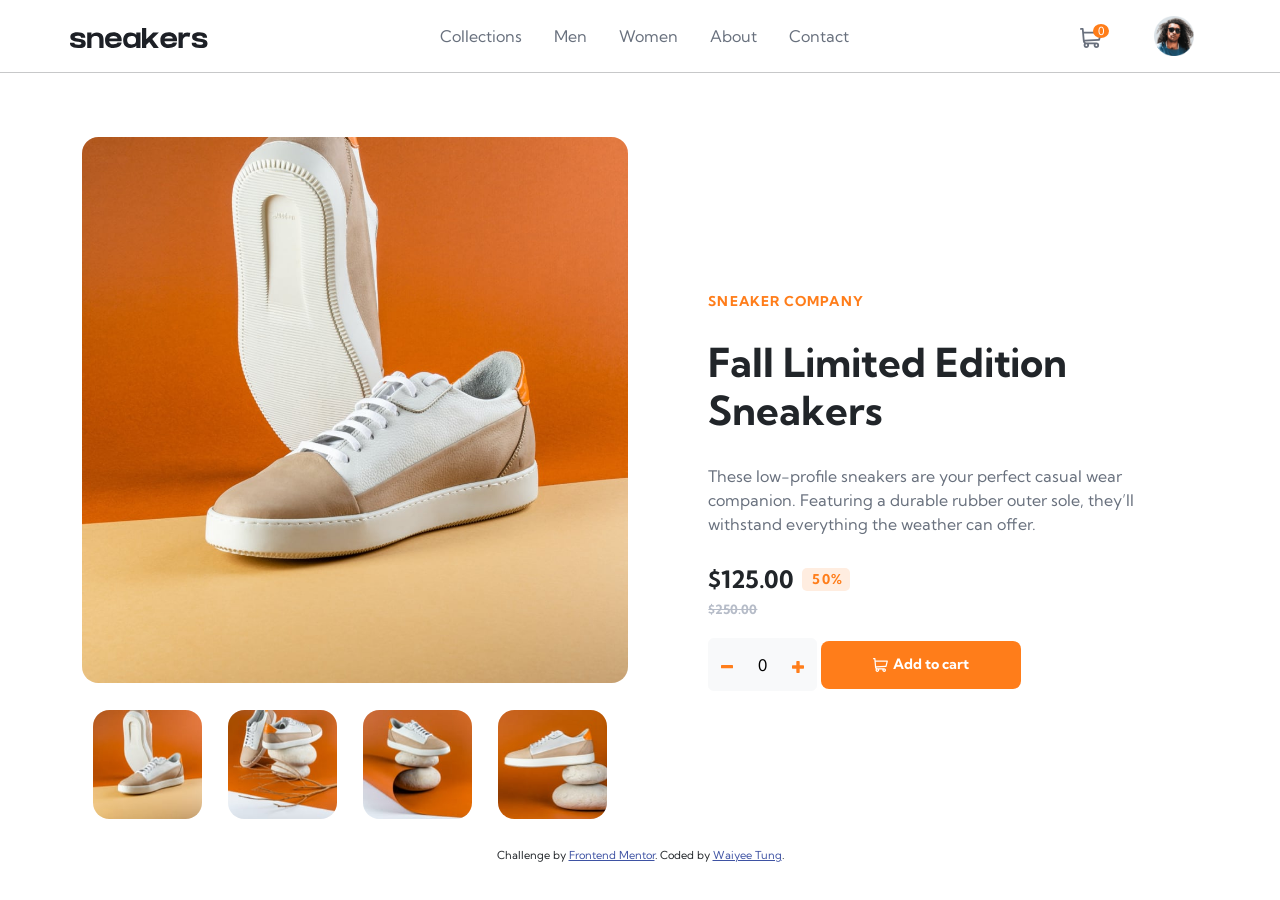
<file: index.html>
<!DOCTYPE html>
<html lang="en">
<head>
  <meta charset="UTF-8">
  <meta name="viewport" content="width=device-width, initial-scale=1.0"> <!-- displays site properly based on user's device -->
  
  <link rel="icon" type="image/png" sizes="32x32" href="./images/favicon-32x32.png">
  <!-- Fonts -->
  <link rel="preconnect" href="https://fonts.googleapis.com">
  <link rel="preconnect" href="https://fonts.gstatic.com" crossorigin>
  <link href="https://fonts.googleapis.com/css2?family=Kumbh+Sans:wght@400;600;700&display=swap" rel="stylesheet">


  <!-- Bootstrap -->
  <link href="https://cdn.jsdelivr.net/npm/bootstrap@5.1.3/dist/css/bootstrap.min.css" rel="stylesheet" integrity="sha384-1BmE4kWBq78iYhFldvKuhfTAU6auU8tT94WrHftjDbrCEXSU1oBoqyl2QvZ6jIW3" crossorigin="anonymous">
  
  <!-- Stylesheet -->
  <link rel="stylesheet" href="styles.css">
  <title>Sneakers</title>

  <!-- Feel free to remove these styles or customise in your own stylesheet 👍 -->
  <style>
    .attribution { font-size: 11px; text-align: center; }
    .attribution a { color: hsl(228, 45%, 44%); }
  </style>
</head>
<body>
<!-- Dark Overlay element -->
<div class="overlay"></div>

<!-- Navbar -->
<header>
  <div class="container-lg navbar">
    <ul class="left-nav">
      <li><a href="#" class="icon-menu">
        <img src="images/icon-menu.svg" alt="icon-menu">
      </a></li>
      <li><a href="#" class="navbar-brand">
        <img src="images/logo.svg" alt="logo" srcset="" class="logo">
      </a></li>
    </ul>
    
    <ul class="sidebar">
      <li>
       <button id="dismiss">
        <img src="images/icon-close-grey.svg" alt="icon-close">
       </button>
      </li>
      <li data-toggle="collapse" aria-expanded="false"><a href="#" class="nav-link">Collections</a></li>
      <li><a href="#" class="nav-link">Men</a></li>
      <li><a href="#" class="nav-link">Women</a></li>
      <li><a href="#" class="nav-link">About</a></li>
      <li><a href="#" class="nav-link">Contact</a></li>
    </ul>
  
    <ul class="right-nav">  
      <li class="nav-item nav-cart">
        <a class="cart-icon nav-link" href="#">
          <img src="images/icon-cart.svg" alt="cart-icon">
          <span class="cart-count">0</span>
        </a>
        <div class="cart">
          <p class="cart-head">Cart</p>
          <div class="cart-body">
            <div class="cart-empty">
              <p>Your Cart is empty</p>
            </div>
          </div>
        </div>
      </li>
      
      <li class="nav-item">
        <a class="nav-link avatar" href="#"><img src="images/image-avatar.png" alt="avatar"></a>
      </li>
    </ul>
  </div>
  
</header>
<hr>


<div class="container-lg">
  <div class="row">
    <!-- Image Product -->
    <div class="photo col-md-6">
      <div class="img-large-div">
        <img class="img-large" src="images/image-product-1.jpg" alt="">
        <a class="prev"><img src="images/icon-previous.svg" alt="prev-icon"></a>
        <a class="next"><img src="images/icon-next.svg" alt="next-icon"></a>
      </div>

      
      

      
      <div class="thumbnails d-none d-md-block">
        <img class="thumbnail" src="images/image-product-1-thumbnail.jpg" alt="beige-white-shoes1">
        <img class="thumbnail" src="images/image-product-2-thumbnail.jpg" alt="beige-white-shoes2">
        <img class="thumbnail" src="images/image-product-3-thumbnail.jpg" alt="beige-white-shoe3">
        <img class="thumbnail" src="images/image-product-4-thumbnail.jpg" alt="beige-white-shoe4"> 
      </div>
    </div>
  
    <!-- Lightbox -->
    <div id="myModal" class="modal">
       
      <span class="close"><img src="images/icon-close.svg" alt="close-icon"></span>
      
      <div class="modal-content">
        <img class="img-large" src="images/image-product-1.jpg" alt="">
        <div class="thumbnails">
          <img class="thumbnail" src="images/image-product-1-thumbnail.jpg" alt="beige-white-shoes1">
          <img class="thumbnail" src="images/image-product-2-thumbnail.jpg" alt="beige-white-shoes2">
          <img class="thumbnail" src="images/image-product-3-thumbnail.jpg" alt="beige-white-shoe3">
          <img class="thumbnail" src="images/image-product-4-thumbnail.jpg" alt="beige-white-shoe4">
        </div>
        <div class="images">
          <img class="mySlides" src="images/image-product-1.jpg" alt="">
          <img class="mySlides" src="images/image-product-2.jpg" alt="">
          <img class="mySlides" src="images/image-product-3.jpg" alt="">
          <img class="mySlides" src="images/image-product-4.jpg" alt="">
        </div>

        <a class="prev"><img src="images/icon-previous.svg" alt="prev-icon"></a>
        <a class="next"><img src="images/icon-next.svg" alt="next-icon"></a>
      </div>
    </div>


    


    <!-- Product Description -->
    <div class="product-desp col-md-6">
      <h4>Sneaker Company</h4>
      <h2>Fall Limited Edition Sneakers</h2>
      <p>These low-profile sneakers are your perfect casual wear companion. Featuring a 
          durable rubber outer sole, they’ll withstand everything the weather can offer.
      </p>
      <div class="price-div">
        <div class="price">
          <h3>$<span>125</span>.00</h3>
          <h4 class="percent-off">50%</h4>
        </div>
        <h5>$250.00</h5>
      </div>


      <div class="buttons">
        <div class="btn-group btn-lg" role="group" aria-label="number-add-to-cart">
          <button id="minus-btn" type="button" class="btn btn-light"><img src="images/icon-minus.svg" alt="minus-icon"></button>
          <button id="total-btn" type="button" class="btn btn-light">0</button>
          <button id="plus-btn" type="button" class="btn btn-light"><img src="images/icon-plus.svg" alt="minus-icon"></button>
        </div>

        <button id="add-cart" type="button" class="btn btn-primary btn-lg">
          <img class="icon-cart-white" src="images/icon-cart-white.svg" alt="cart-icon">Add to cart
        </button>
      </div>
      
    </div>
  </div>
</div>

  
  <div class="attribution">
    Challenge by <a href="https://www.frontendmentor.io?ref=challenge" target="_blank">Frontend Mentor</a>. 
    Coded by <a href="#">Waiyee Tung</a>.
  </div>

  <!-- jQuery first-->
  <script src="https://code.jquery.com/jquery-3.6.0.min.js" integrity="sha256-/xUj+3OJU5yExlq6GSYGSHk7tPXikynS7ogEvDej/m4=" crossorigin="anonymous"></script>  

  <!-- Bootstrap JS -->
  <script src="https://cdn.jsdelivr.net/npm/bootstrap@5.1.3/dist/js/bootstrap.bundle.min.js" integrity="sha384-ka7Sk0Gln4gmtz2MlQnikT1wXgYsOg+OMhuP+IlRH9sENBO0LRn5q+8nbTov4+1p" crossorigin="anonymous"></script>

  <!-- JS -->
  <script src="sidebar.js"></script>
  <script src="quantity.js"></script>
  <script src="app.js"></script>
</body>
</html>
</file>
<file: styles.css>
body {
    font-family: 'Kumbh Sans', sans-serif;
}

/* Nav */
.icon-menu {
    padding-right: 15px;
}

ul {
    list-style-type: none;
    margin: 0;
    padding: 0;
}

.nav-link {
    color: hsl(219, 9%, 45%);
    margin: 0.5rem 1rem;
    padding: 0;
}

.nav-link:hover {
    color: hsl(220, 13%, 13%);
    font-weight: 600;
}

.left-nav, .sidebar, .right-nav {
    display: flex;
    align-items: center;
}

.cart-icon {
    padding: 0;
}

.cart-icon:hover {
    transform: scale(1.1);
}

@media (min-width: 768px) {
    ul {
        display: flex;
    }

    .icon-menu, #dismiss {
        display: none;
    }
}

@media (max-width: 767.98px) {

    .sidebar {
        display: none;
        min-width: 250px;
        max-width: 250px;
        background-color: white;
        height: 100vh;
        position: fixed;
        top: 0;
        left: 0;
        /* top layer */
        z-index: 9999;
    }

    .sidebar.active {
        display: block;
    }

    .overlay {
        display: none;
        position: fixed;
        /* full screen */
        width: 100vw;
        height: 100vh;
        /* transparent black */
        background: rgba(0, 0, 0, 0.7);
        /* middle layer, i.e. appears below the sidebar */
        z-index: 998;
        opacity: 0.8;
        /* animate the transition */
        transition: all 0.5s ease-in-out;
    }

    /* display .overlay when it has the .active class */
    .overlay.active {
        display: block;   
    }

    #dismiss {
        width: 35px;
        height: 35px;
        /* position: absolute; */
        /* top right corner of the sidebar */
        top: 10px;
        left: 10px;
    }


}

/*  */
.nav-item .avatar img {
    width: 40px;
}

.cart-count {
    background: #FF7D19;
    color: white;
    font-size: 0.7em;
    padding: 0 5px;
    border-radius: 50%;
    text-align: center;
    position: relative;
    right: 13px;
    bottom: 7px;
}

.avatar img:hover {
    border: 2px solid hsl(26, 100%, 55%);
    border-radius: 50%;
}

hr {
    margin-top: 0;
    margin-bottom: 5%;
}

@media (max-width: 767.98px) {
    hr {
        margin-bottom: 0;
    }
}


/* Images */
@media (max-width: 767.98px) {
    .col-md-6 {
        padding: 0;
    }
}

.img-large-div .img-large {
    max-width: 100%;
    object-fit: contain;
    cursor: pointer;
}

@media (min-width: 768px) {
    .img-large-div .img-large {
    border-radius: 3%;
    }
}


.img-large-div, .thumbnails {
    display: flex;
    justify-content: space-between;
    cursor: pointer;
}

.thumbnail {
    width: 20%;
    border-radius: 15%;
    margin: 5% 2%;
}

.thumbnail:hover {
    border: 2px solid hsl(26, 100%, 55%);
    opacity: 90%;
}


/* Lightbox */

.modal .img-large{
    width: 100%;
}

.modal .images {
    display: none;
}

.modal {
    display: none;
    position: fixed;
    z-index: 1;
    padding-top: 100px;
    left: 0;
    top: 0;
    width: 100%;
    height: 100%;
    overflow: auto;
    background-color: rgb(0,0,0); /* Fallback color */
    background-color: rgba(0,0,0,0.7); /* Black w/ opacity */
}

.modal-content {
    margin: auto;
    display: block;
    max-width: 700px;
}

.modal .close img{   
    position: absolute;
    top: 6%;
    right: 18%;
    transition: 0.3s;
    width: 1em;
}
  
@media (max-width: 1199.98px) {
    .modal .close img {
        top: 6%;
        right: 15%;
    }
}

@media (max-width: 991.98px) {
    .modal .close img {
        top: 6%;
        right: 10%;
    }
}

.modal .close img:hover,
.modal .close img:focus {
    text-decoration: none;
    cursor: pointer;
    width: 1.1em;
}

.prev,
.next {
      cursor: pointer;
      position: absolute;
      top: 50%;
      margin-top: -15%;
      width: auto;
      padding: 20px 25px;
      border-radius: 50%;
      transition: 0.6s ease;
      background-color: white;
  }

.prev {
    left: -4%;
}

.next {
    right: -4%;
  }

.prev:hover, .next:hover {
    transform: scale(1.1);
}

.photo .img-large-div {
    position: relative;
}

.photo .prev,
.photo .next {
    padding: 15px 20px;
    margin-top: -7%;
}

.photo .prev {
    left: 2%;
}

.photo .next {
    right: 2%;
}

@media (min-width: 768px) {
    .photo .prev, 
    .photo .next {
        display: none;
    }
}


/* Product Description */
.product-desp {
    padding: 0 6%;
    display: flex;
    flex-direction: column;
    justify-content: center;
}

.product-desp h4 {
    color: hsl(26, 100%, 55%);
    text-transform: uppercase;
    font-size: 0.85em;
    font-weight: 700;
    letter-spacing: 0.08em;
  }

.product-desp h2 {
      font-weight: 700;
      font-size: 2.5em;
      padding: 5% 0;
  }

.product-desp p {
      color: hsl(219, 9%, 45%);
      padding-bottom: 3%;
  }

.product-desp .price {
    display: inline-flex;
    align-items: center;
}

.product-desp h3 {
      font-size: 1.5em;
      font-weight: 700;
      padding-right: 3%;
  }

.product-desp .percent-off {
      background-color: hsl(25, 100%, 94%);
      width: 48px;
      height: 60%;
      padding: 3px 10px;
      border-radius: 5px;
      text-align: center;
      margin-right: 10em;
  }

.product-desp h5 {
      color: hsl(220, 14%, 75%);
      font-size: 0.8em;
      font-weight: 700;
      text-decoration: line-through;
      display: flex;
      align-items: center;
  }

.product-desp .btn-lg {
    height: 3.3em;
}

.product-desp #add-cart {
    background-color: hsl(26, 100%, 55%);
    color: white;
    display: inline-flex;
    align-items: center;
    justify-content: center;
    width: 46%;
    font-size: 0.9em;
    font-weight: 700;
    border: none;
}

#add-cart:hover {
    background-color: hsl(26, 100%, 50%);
}

.product-desp .icon-cart-white {
    width: 1.4em;
    padding-right: 5px;
}

.buttons {
    padding-top: 3%;
}

.btn-group {
    padding-left: 0;
}

@media (max-width: 767.98px) {
    .product-desp {
        padding: 10% 6%;
    }

    .price-div {
        display: flex;
        justify-content: space-between;
    }

    .btn-group, .product-desp #add-cart {
        width: 100%;
        padding-right: 0;
        padding-left: 0;
    }
    
}

/* Cart */
.nav-cart {
    position: relative;
}

.cart {
    display: none;
    position: absolute;
    z-index: 1;
    background-color: white;
    width: 370px;
    top: 3.5em;
    right: -3.5em;
    box-shadow: 0 0 7px hsl(218, 21%, 82%);
    border-radius: 15px;
}

.cart-head, .cart-body {
    padding: 5%;
}

.cart-head {
    font-weight: 700;
    border-bottom: 1px solid hsl(218, 21%, 82%);
}

.cart-main img {
    width: 50px;
    height: 50px;
    border-radius: 14%;
    margin-right: 16px;
}

.cart-main .icon-delete {
    width: 12px;
    height: 13px;
    margin: 15px 0;
}

.cart-added-items {
    display: flex;
    flex-direction: row;
    justify-content: center;
}

.cart-added-items .name-price {
    margin-right: 15px;
}

.cart-main .btn-primary {
    background-color: #FF7D19;
    border: 1px solid #f6791a;
    width: 100%;
    height: 50px;
    font-size: 0.9em;
    font-weight: 600;
    
}
</file>
